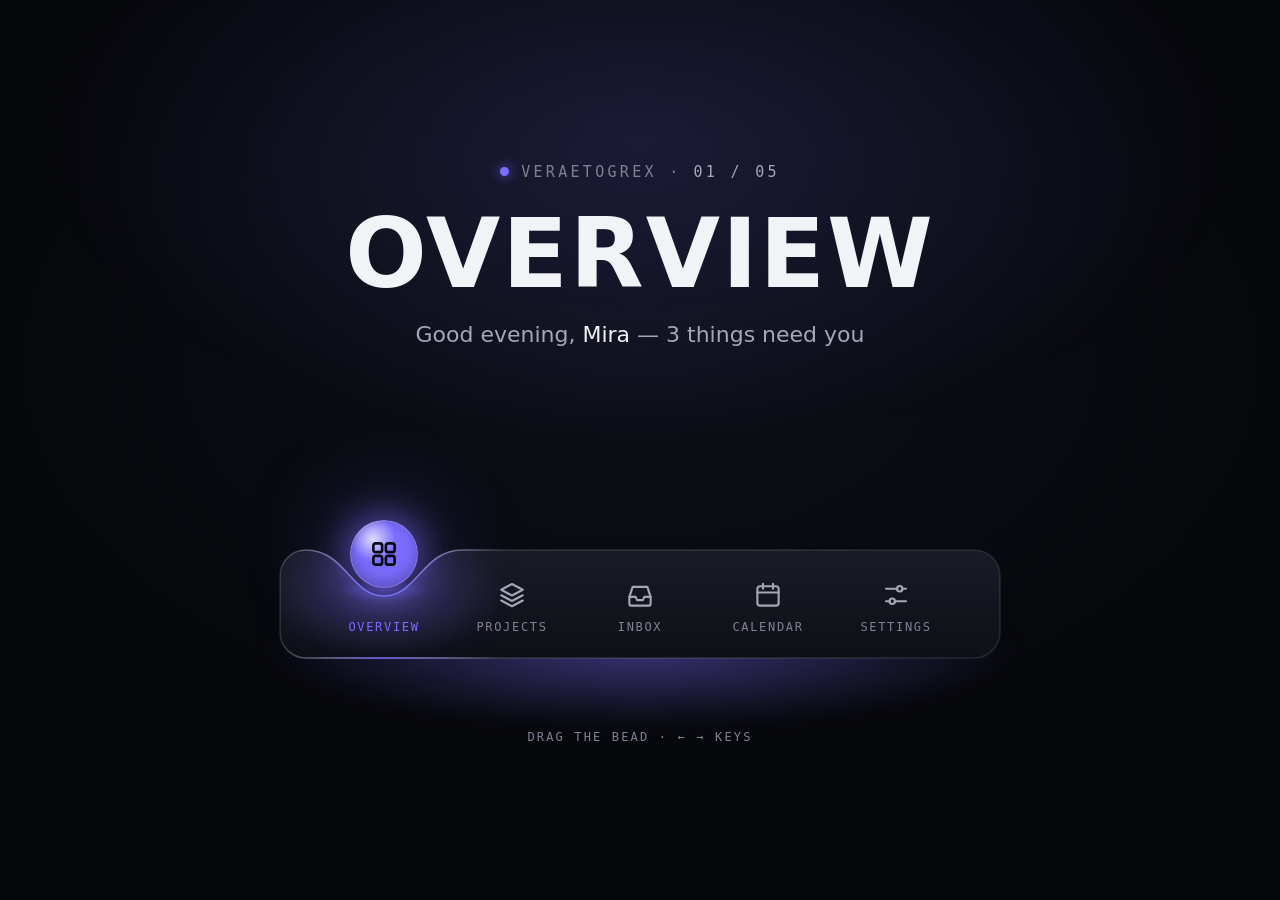
<file: index.html>
<!doctype html>
<html lang="en">
<head>
  <meta charset="utf-8">
  <meta name="viewport" content="width=device-width,initial-scale=1">
  <title>Meniscus Dock — veraetogrex_portfolio</title>
  <link rel="stylesheet" href="style.css">
</head>
<body>
  <!-- Meniscus Dock · zero dependencies · github.com/veraetogrex-portfolio -->
  <section class="mn" id="meniscus" aria-label="Workspace navigation">
    <div class="mn-ambient"></div>

    <header class="mn-head">
      <p class="mn-kicker"><i></i>Veraetogrex · <b class="mn-idx">01 / 05</b></p>
      <div class="mn-title" aria-live="polite"></div>
      <p class="mn-sub"></p>
    </header>

    <div class="mn-dock">
      <div class="mn-glow"></div>
      <svg class="mn-shape" viewBox="0 0 800 200" aria-hidden="true">
        <defs>
          <linearGradient id="mn-fill" x1="0" y1="30" x2="0" y2="148" gradientUnits="userSpaceOnUse">
            <stop offset="0" stop-color="#1a1c27"/><stop offset="1" stop-color="#0e1017"/>
          </linearGradient>
          <linearGradient id="mn-edge" x1="40" y1="0" x2="760" y2="0" gradientUnits="userSpaceOnUse">
            <stop offset="0" stop-color="rgba(255,255,255,.10)"/>
            <stop class="mn-e" offset=".3" stop-color="rgba(255,255,255,.14)"/>
            <stop class="mn-e" offset=".5" stop-color="#7c6cff"/>
            <stop class="mn-e" offset=".7" stop-color="rgba(255,255,255,.14)"/>
            <stop offset="1" stop-color="rgba(255,255,255,.10)"/>
          </linearGradient>
          <radialGradient id="mn-pool" cx="0" cy="0" r="1" gradientUnits="userSpaceOnUse">
            <stop class="mn-p" offset="0" stop-color="#7c6cff" stop-opacity=".30"/>
            <stop class="mn-p" offset="1" stop-color="#7c6cff" stop-opacity="0"/>
          </radialGradient>
        </defs>
        <path class="mn-path" fill="url(#mn-fill)"/>
        <path class="mn-path" fill="url(#mn-pool)"/>
        <path class="mn-path" fill="none" stroke="url(#mn-edge)" stroke-width="1.6"/>
      </svg>
      <div class="mn-shadow"></div>
      <nav class="mn-icons"></nav>
      <div class="mn-bead" role="slider" tabindex="0" aria-label="Active section"
           aria-valuemin="1" aria-valuemax="5" aria-valuenow="1"></div>
    </div>

    <p class="mn-hint">Drag the bead · ← → keys</p>
  </section>
  <div class="mn-wash" aria-hidden="true"></div>

  <script src="script.js"></script>
</body>
</html>
</file>
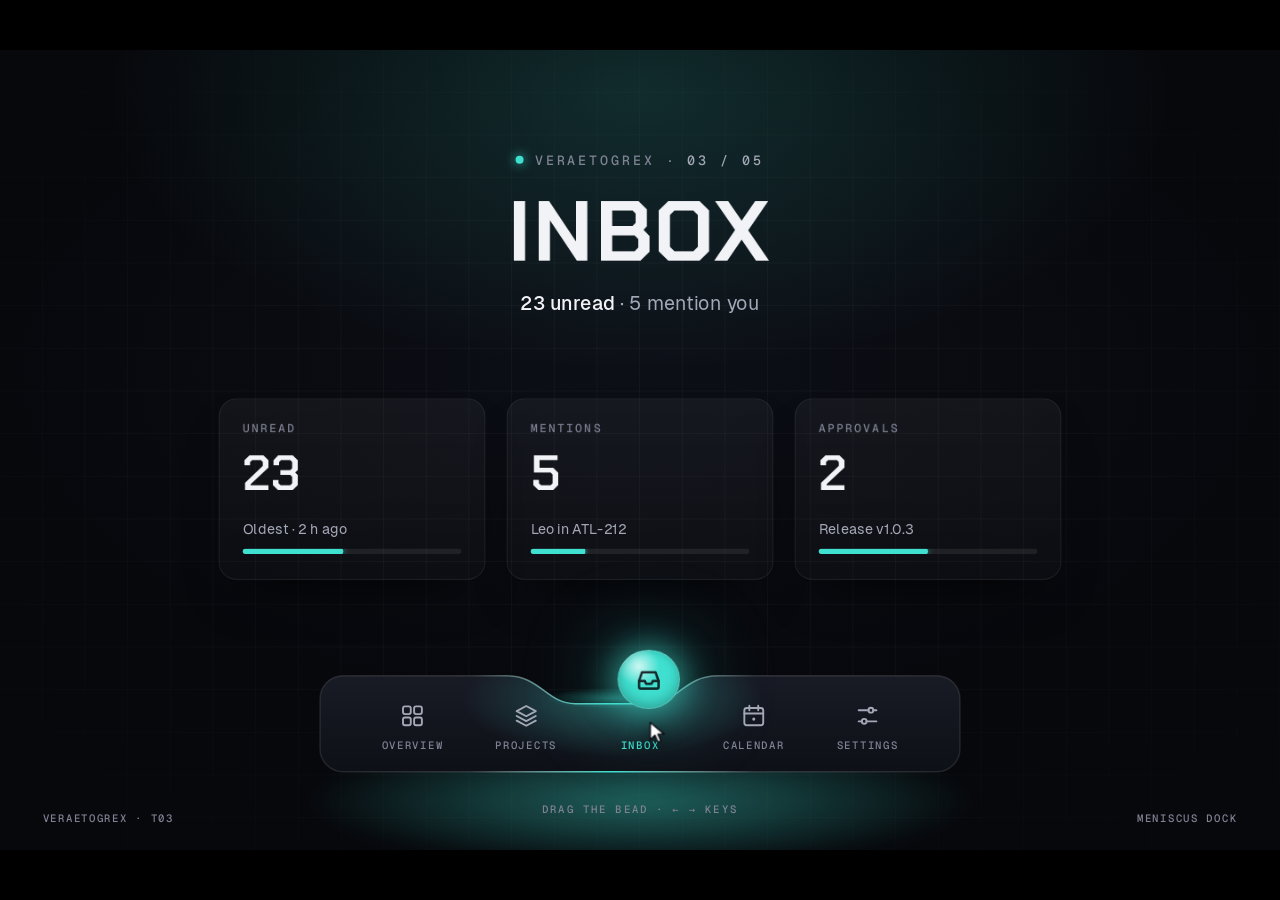
<file: mockup/meniscus-dock.autoplay.html>
<!doctype html>
<html lang="en">
<head>
<meta charset="utf-8">
<meta name="viewport" content="width=device-width,initial-scale=1">
<title>T03 Meniscus Dock — the dock melts around the active tab</title>
<link rel="stylesheet" href="_shared/nocturne.css">
<style>
  #stage{--c:124,108,255;background:radial-gradient(ellipse 70% 60% at 50% 40%,#0D0F17 0%,var(--void) 72%)}

  /* ambient tint following the bead colour */
  .ambient{position:absolute;left:50%;top:-260px;width:1200px;height:620px;margin-left:-600px;border-radius:50%;pointer-events:none;z-index:0;
    background:radial-gradient(closest-side,rgba(var(--c),.16),rgba(var(--c),0) 100%)}

  /* header */
  .head{position:absolute;left:0;right:0;top:112px;text-align:center;z-index:2}
  .kicker{display:inline-flex;align-items:center;gap:12px;font:500 15px var(--f-mono);letter-spacing:.22em;color:var(--text-3);text-transform:uppercase}
  .kicker i{width:9px;height:9px;border-radius:50%;background:rgb(var(--c));box-shadow:0 0 12px rgba(var(--c),.9)}
  .kicker b{font-weight:500;color:var(--text-2)}
  .tbox{position:relative;height:116px;margin-top:14px;overflow:hidden;
    -webkit-mask-image:linear-gradient(180deg,transparent 0,#000 14%,#000 86%,transparent 100%);mask-image:linear-gradient(180deg,transparent 0,#000 14%,#000 86%,transparent 100%)}
  .tbox .t{position:absolute;left:0;right:0;top:0;height:116px;line-height:116px;font:700 96px/116px var(--f-display);text-transform:uppercase;letter-spacing:.03em;color:var(--text);will-change:transform}
  .sub{margin-top:8px;height:30px;font:400 22px/30px var(--f-text);color:var(--text-2)}
  .sub b{color:var(--text);font-weight:500}

  /* content plates */
  .plates{position:absolute;left:0;right:0;top:392px;display:flex;justify-content:center;gap:24px;z-index:2}
  .plate{position:relative;width:300px;height:204px;border-radius:20px;padding:24px 26px;
    background:linear-gradient(180deg,rgba(255,255,255,.045),rgba(255,255,255,.02));border:1px solid var(--line);
    box-shadow:0 30px 60px -30px rgba(0,0,0,.8)}
  .plate .in{will-change:transform,opacity}
  .plate .k{font:500 13px var(--f-mono);letter-spacing:.16em;color:var(--text-3);text-transform:uppercase;white-space:nowrap}
  .plate .v{margin-top:14px;font:600 56px/1 var(--f-display);letter-spacing:.01em;color:var(--text)}
  .plate .v small{font:500 22px var(--f-text);color:var(--text-2);margin-left:6px;letter-spacing:0}
  .plate .bar{position:absolute;left:26px;right:26px;bottom:28px;height:6px;border-radius:3px;background:rgba(255,255,255,.07);overflow:hidden}
  .plate .bar i{display:block;height:100%;border-radius:3px;background:rgb(var(--c));box-shadow:0 0 12px rgba(var(--c),.7);transform-origin:0 50%;transition:transform .5s var(--ease-out)}
  .plate .note{position:absolute;left:26px;bottom:46px;font:400 16px var(--f-text);color:var(--text-2)}

  /* dock */
  .glow{position:absolute;left:340px;top:770px;width:760px;height:150px;border-radius:50%;pointer-events:none;z-index:1;
    background:radial-gradient(closest-side,rgba(var(--c),.42),rgba(var(--c),0));filter:blur(10px)}
  .dock{position:absolute;left:0;top:0;width:1440px;height:900px;pointer-events:none;z-index:3;overflow:visible}
  .icons{position:absolute;left:360px;top:704px;width:720px;height:108px;z-index:4}
  .ic{position:absolute;top:0;width:112px;height:108px;margin-left:-56px;display:flex;flex-direction:column;align-items:center;padding-top:30px;gap:10px;color:var(--text-2);outline:none}
  .ic svg{width:30px;height:30px;transition:color .2s}
  .ic span{font:500 12px var(--f-mono);letter-spacing:.14em;text-transform:uppercase;color:var(--text-3)}
  .ic.li-hover svg,.ic:hover svg{color:#fff}
  .ic.on span{color:rgb(var(--c))}
  .ic:focus-visible span{color:#fff;text-decoration:underline;text-underline-offset:4px}

  .bead{position:absolute;left:0;top:0;width:68px;height:68px;margin:-34px 0 0 -34px;border-radius:50%;z-index:5;cursor:grab;touch-action:none;will-change:transform;
    background:radial-gradient(circle at 34% 28%,rgba(255,255,255,.75) 0,rgba(255,255,255,0) 34%),radial-gradient(circle at 50% 55%,rgb(var(--c)) 0,rgb(var(--c)) 58%,rgba(var(--c),.85) 100%);
    box-shadow:0 0 0 1px rgba(255,255,255,.22) inset,0 -6px 14px rgba(0,0,0,.25) inset,0 0 34px 6px rgba(var(--c),.55),0 0 90px 20px rgba(var(--c),.25)}
  .bead.drag{cursor:grabbing}
  .bead svg{position:absolute;left:19px;top:19px;width:30px;height:30px;color:#0A0B12}
  .shadow{position:absolute;left:0;top:0;width:90px;height:24px;margin:-12px 0 0 -45px;border-radius:50%;z-index:3;pointer-events:none;
    background:radial-gradient(closest-side,rgba(var(--c),.55),rgba(var(--c),0));will-change:transform}

  /* payoff: the section colour washes the whole screen on release */
  .wash{position:absolute;left:0;top:0;width:3200px;height:3200px;margin:-1600px 0 0 -1600px;border-radius:50%;pointer-events:none;z-index:1;opacity:0;will-change:transform,opacity}
  .wring{position:absolute;left:0;top:0;border-radius:50%;pointer-events:none;z-index:1;opacity:0;border:3px solid rgb(var(--c))}
  .hint{position:absolute;left:0;right:0;top:846px;text-align:center;font:500 12px var(--f-mono);letter-spacing:.18em;color:var(--text-3);text-transform:uppercase;z-index:2}
</style>
</head>
<body>
<div id="stage" class="grid" data-title="T03 Meniscus Dock" data-url="veraetogrex-portfolio.github.io/overview">
  <div class="ambient"></div>

  <div class="head">
    <div class="kicker"><i></i>Veraetogrex · <b id="idx">01 / 05</b></div>
    <div class="tbox" id="tbox"></div>
    <div class="sub" id="sub"></div>
  </div>

  <div class="plates" id="plates"></div>

  <div class="wash" id="wash"></div><div class="wring" id="wring"></div>
  <div class="glow"></div>
  <svg class="dock" id="dock" viewBox="0 0 1440 900">
    <defs>
      <linearGradient id="fillG" x1="0" y1="690" x2="0" y2="812" gradientUnits="userSpaceOnUse">
        <stop offset="0" stop-color="#1A1C27"/><stop offset="1" stop-color="#0E1017"/>
      </linearGradient>
      <linearGradient id="edgeG" x1="360" y1="0" x2="1080" y2="0" gradientUnits="userSpaceOnUse">
        <stop id="e0" offset="0" stop-color="rgba(255,255,255,.10)"/>
        <stop id="e1" offset=".3" stop-color="rgba(255,255,255,.14)"/>
        <stop id="e2" offset=".5" stop-color="#7C6CFF"/>
        <stop id="e3" offset=".7" stop-color="rgba(255,255,255,.14)"/>
        <stop id="e4" offset="1" stop-color="rgba(255,255,255,.10)"/>
      </linearGradient>
      <radialGradient id="pool" cx="0" cy="0" r="1" gradientUnits="userSpaceOnUse" gradientTransform="translate(720 740) scale(130 70)">
        <stop id="p0" offset="0" stop-color="#7C6CFF" stop-opacity=".30"/><stop id="p1" offset="1" stop-color="#7C6CFF" stop-opacity="0"/>
      </radialGradient>
    </defs>
    <path id="dockFill" fill="url(#fillG)"/>
    <path id="dockPool" fill="url(#pool)"/>
    <path id="dockEdge" fill="none" stroke="url(#edgeG)" stroke-width="1.6"/>
  </svg>
  <div class="shadow" id="shadow"></div>

  <div class="icons" id="icons"></div>
  <div class="bead" id="bead" role="slider" aria-label="Active section" tabindex="-1"></div>

  <div class="hint">Drag the bead · ← → keys</div>
  <div class="status-line"><span>Veraetogrex · T03</span><span>Meniscus dock</span></div>
</div>

<script>window.AUTOPLAY = true;</script>
<script src="_shared/stage.js"></script>
<script>
const $ = s => document.querySelector(s);
const stage = $('#stage');
const ICONS = [
  '<rect x="3.5" y="3.5" width="7" height="7" rx="1.8"/><rect x="13.5" y="3.5" width="7" height="7" rx="1.8"/><rect x="3.5" y="13.5" width="7" height="7" rx="1.8"/><rect x="13.5" y="13.5" width="7" height="7" rx="1.8"/>',
  '<path d="M12 3.2l8.6 4.6L12 12.4 3.4 7.8z"/><path d="M3.4 12.2L12 16.8l8.6-4.6"/><path d="M3.4 16.4L12 21l8.6-4.6"/>',
  '<path d="M3.5 13.5l2.6-8h11.8l2.6 8V19a1.5 1.5 0 0 1-1.5 1.5h-14A1.5 1.5 0 0 1 3.5 19z"/><path d="M3.5 13.5h5l1.2 2.6h4.6l1.2-2.6h5"/>',
  '<rect x="3.5" y="5" width="17" height="15.5" rx="2.2"/><path d="M3.5 10h17M8 3v4M16 3v4"/><circle cx="12" cy="15" r="1.4" fill="currentColor" stroke="none"/>',
  '<path d="M4 7h9M17 7h3M4 17h3M11 17h9"/><circle cx="15" cy="7" r="2.2"/><circle cx="9" cy="17" r="2.2"/>',
];
const svgI = (i, sw = 1.7) => `<svg viewBox="0 0 24 24" fill="none" stroke="currentColor" stroke-width="${sw}" stroke-linecap="round" stroke-linejoin="round">${ICONS[i]}</svg>`;

// Inbox is Ion per the scenario; the five colours are all used
const S = [
  { name: 'Overview', rgb: [124,108,255], sub: 'Good evening, <b>Mira</b> — 3 things need you',
    plates: [['Active projects','12','',  'ATL · NWD · HLO · ORB', .62], ['Sprint 42','68','%','6 days left', .68], ['Due this week','7','', '2 waiting on review', .35]] },
  { name: 'Projects', rgb: [255,111,181], sub: '<b>4 projects</b> · 2 shipping this month',
    plates: [['ATL · Atlas','84','%','Web app · Leo', .84], ['NWD · Northwind','52','%','Mobile · Sana', .52], ['ORB · Orbit','31','%','Platform · Mira', .31]] },
  { name: 'Inbox', rgb: [63,224,208], sub: '<b>23 unread</b> · 5 mention you',
    plates: [['Unread','23','',  'Oldest · 2 h ago', .46], ['Mentions','5','', 'Leo in ATL-212', .25], ['Approvals','2','', 'Release v1.0.3', .5]] },
  { name: 'Calendar', rgb: [255,181,71], sub: 'Next · <b>Design review</b> at 14:30',
    plates: [['Today','4','', '2 h of meetings', .5], ['Focus left','3.5','h','Until 18:00', .44], ['This week','16','', '3 with clients', .64]] },
  { name: 'Settings', rgb: [255,122,69], sub: 'Workspace · <b>Veraetogrex</b>',
    plates: [['Members','18','', '3 invites pending', .72], ['Integrations','6','', 'Git · Figma · Slack', .6], ['Storage','41','%','of 200 GB', .41]] },
];

// ---- geometry (stage px) ----
const X0 = 360, X1 = 1080, T = 704, B = 812, R = 26;
const XS = [464, 592, 720, 848, 976], STEP = 128;
const W = 78, D = 46, BEAD_R = 34;
const BEAD_Y = T + 4;

// ---- build ----
const iconsEl = $('#icons'), bead = $('#bead');
const icEls = S.map((sec, i) => {
  const b = document.createElement('button');
  b.className = 'ic'; b.style.left = (XS[i] - X0) + 'px';
  b.innerHTML = svgI(i) + `<span>${sec.name}</span>`;
  b.setAttribute('aria-label', sec.name);
  b.addEventListener('click', () => go(i));
  iconsEl.appendChild(b); return b;
});
const beadIcons = S.map((_, i) => { bead.insertAdjacentHTML('beforeend', svgI(i, 2.1)); return bead.lastElementChild; });
const plateEls = [0, 1, 2].map(() => { const p = document.createElement('div'); p.className = 'plate'; p.innerHTML = '<div class="in"></div><div class="note"></div><div class="bar"><i></i></div>'; $('#plates').appendChild(p); return p; });

// ---- state ----
const st = { bx: XS[0], bv: 0, target: XS[0], drag: false, dragX: XS[0], grabOff: 0, nx: XS[0], nv: 0, lift: 0, lv: 0, shown: 0, clickTarget: 0, fromIdx: 0 };

function fillPlates(i, animate) {
  const sec = S[i];
  plateEls.forEach((p, k) => {
    const [kk, v, unit, note, frac] = sec.plates[k];
    const inn = p.querySelector('.in');
    inn.innerHTML = `<div class="k">${kk}</div><div class="v">${v}${unit ? `<small>${unit}</small>` : ''}</div>`;
    p.querySelector('.note').textContent = note;
    p.querySelector('.bar i').style.transform = `scaleX(${frac})`;
    if (animate) {
      inn.animate([{ transform: 'translateY(12px)', opacity: .15 }, { transform: 'none', opacity: 1 }], { duration: 300, delay: k * 35, easing: 'cubic-bezier(.2,.8,.2,1)', fill: 'backwards' });
      p.querySelector('.note').animate([{ opacity: 0 }, { opacity: 1 }], { duration: 240, delay: 40 + k * 35, fill: 'backwards' });
    }
  });
}
function setSection(i, dir, animate = true) {
  if (i === st.shown && animate) return;
  const tbox = $('#tbox');
  const old = tbox.querySelector('.t.cur');
  const n = document.createElement('div'); n.className = 't cur'; n.textContent = S[i].name;
  tbox.appendChild(n);
  $('#idx').textContent = `0${i + 1} / 05`;
  $('#sub').innerHTML = S[i].sub;
  icEls.forEach((e, k) => e.classList.toggle('on', k === i));
  if (animate) {
    const dy = dir >= 0 ? 1 : -1;
    const ez = 'cubic-bezier(.2,.8,.2,1)', dur = st.drag ? 240 : 380;
    n.animate([{ transform: `translateY(${dy * 100}%)`, opacity: 0 }, { transform: 'none', opacity: 1 }], { duration: dur, easing: ez, fill: 'backwards' });
    if (old) { old.classList.remove('cur'); const a = old.animate([{ transform: 'none', opacity: 1 }, { transform: `translateY(${-dy * 100}%)`, opacity: 0 }], { duration: dur, easing: ez, fill: 'forwards' }); a.onfinish = () => old.remove(); }
    $('#sub').animate([{ opacity: 0, transform: 'translateY(8px)' }, { opacity: 1, transform: 'none' }], { duration: 320, easing: ez });
  } else if (old) old.remove();
  fillPlates(i, animate);
  st.shown = i;
}

// ---- colour by position ----
// interpolate in HSL (shortest hue path) so mixes stay saturated instead of going grey
function toHsl([r, g, b]) {
  r /= 255; g /= 255; b /= 255;
  const mx = Math.max(r, g, b), mn = Math.min(r, g, b), l = (mx + mn) / 2, d = mx - mn;
  if (!d) return [0, 0, l];
  const s = d / (1 - Math.abs(2 * l - 1));
  let h = mx === r ? ((g - b) / d) % 6 : mx === g ? (b - r) / d + 2 : (r - g) / d + 4;
  return [(h * 60 + 360) % 360, s, l];
}
function toRgb([h, s, l]) {
  const c = (1 - Math.abs(2 * l - 1)) * s, x = c * (1 - Math.abs((h / 60) % 2 - 1)), m = l - c / 2;
  const [r, g, b] = h < 60 ? [c, x, 0] : h < 120 ? [x, c, 0] : h < 180 ? [0, c, x] : h < 240 ? [0, x, c] : h < 300 ? [x, 0, c] : [c, 0, x];
  return [r, g, b].map(v => Math.round((v + m) * 255));
}
const HSL = S.map(x => toHsl(x.rgb));
function colorAt(p) {
  const a = Math.max(0, Math.min(4, p)), i = Math.min(3, Math.floor(a)), f = a - i;
  const [h0, s0, l0] = HSL[i], [h1, s1, l1] = HSL[i + 1];
  let dh = h1 - h0; if (dh > 180) dh -= 360; if (dh < -180) dh += 360;
  // never pass through the green band (off-palette): take the long way round via violet instead
  const crossesGreen = (a, d) => { for (let k = 0; k <= 12; k++) { const h = ((a + d * k / 12) % 360 + 360) % 360; if (h > 75 && h < 165) return true; } return false; };
  if (crossesGreen(h0, dh)) dh = dh > 0 ? dh - 360 : dh + 360;
  return toRgb([(h0 + dh * f + 360) % 360, s0 + (s1 - s0) * f, l0 + (l1 - l0) * f]);
}

// ---- the liquid outline ----
function dockPath(cA, cB, depth) {
  // dip spans from shoulder L to shoulder Rr, flat-bottom between cA..cB (equal when at rest)
  const minL = X0 + R, maxR = X1 - R;
  // keep the dip inside the straight part of the top edge; it narrows instead of folding
  cA = Math.max(minL + 40, cA); cB = Math.min(maxR - 40, Math.max(cA, cB));
  const L = Math.max(minL, cA - W), Rr = Math.min(maxR, cB + W);
  const y = T + depth;
  const kl = cA - L, kr = Rr - cB;
  // horizontal tangents at the shoulders and at the bottom => C1 continuous
  return `M${X0},${T + R}A${R},${R} 0 0 1 ${X0 + R},${T}L${L.toFixed(2)},${T}` +
    `C${(L + kl * .5).toFixed(2)},${T} ${(cA - kl * .42).toFixed(2)},${y.toFixed(2)} ${cA.toFixed(2)},${y.toFixed(2)}` +
    `L${cB.toFixed(2)},${y.toFixed(2)}` +
    `C${(cB + kr * .42).toFixed(2)},${y.toFixed(2)} ${(Rr - kr * .5).toFixed(2)},${T} ${Rr.toFixed(2)},${T}` +
    `L${X1 - R},${T}A${R},${R} 0 0 1 ${X1},${T + R}L${X1},${B - R}A${R},${R} 0 0 1 ${X1 - R},${B}L${X0 + R},${B}A${R},${R} 0 0 1 ${X0},${B - R}Z`;
}
const dockFill = $('#dockFill'), dockEdge = $('#dockEdge'), dockPool = $('#dockPool'), shadow = $('#shadow');
const eStops = ['#e1', '#e2', '#e3'].map(s => $(s)), pool = $('#pool'), p0 = $('#p0'), p1 = $('#p1');

function render() {
  const p = (st.bx - XS[0]) / STEP;
  // no colour overshoot past the clicked target (keeps the spring from tinting toward the next section)
  let cp = p;
  if (!st.drag) cp = st.fromIdx <= st.clickTarget ? Math.min(p, st.clickTarget) : Math.max(p, st.clickTarget);
  const [r, g, b] = colorAt(cp);
  stage.style.setProperty('--c', `${r},${g},${b}`);
  const hex = `rgb(${r},${g},${b})`;
  // dip: centre lags behind the bead -> stretched meniscus while moving
  const cA = Math.min(st.bx, st.nx), cB = Math.max(st.bx, st.nx);
  const gap = cB - cA;
  const depth = D * (1 - Math.min(.32, gap / 260)) + st.lift * 4;
  const d = dockPath(cA, cB, depth);
  dockFill.setAttribute('d', d); dockEdge.setAttribute('d', d); dockPool.setAttribute('d', d);
  // coloured edge around the dip
  const mid = ((cA + cB) / 2 - X0) / (X1 - X0), spread = (W + gap / 2 + 40) / (X1 - X0);
  eStops[0].setAttribute('offset', Math.max(0, mid - spread)); eStops[1].setAttribute('offset', mid); eStops[2].setAttribute('offset', Math.min(1, mid + spread));
  eStops[1].setAttribute('stop-color', hex);
  pool.setAttribute('gradientTransform', `translate(${(cA + cB) / 2} ${T + depth - 4}) scale(${120 + gap * .6} 64)`);
  p0.setAttribute('stop-color', hex); p1.setAttribute('stop-color', hex);
  // bead
  const lift = st.lift, sx = 1 + lift * .08 + Math.min(.12, Math.abs(st.bv) / 12000), sy = 1 + lift * .08 - Math.min(.07, Math.abs(st.bv) / 20000);
  bead.style.transform = `translate(${st.bx}px,${BEAD_Y - lift * 10}px) scale(${sx},${sy})`;
  shadow.style.transform = `translate(${(cA + cB) / 2}px,${T + depth - 6}px) scale(${1 + gap / 120},1)`;
  shadow.style.opacity = .7 - lift * .3;
  beadIcons.forEach((e, i) => e.style.opacity = Math.max(0, 1 - Math.abs(p - i) * 1.8));
  icEls.forEach((e, i) => e.querySelector('svg').style.opacity = Math.min(1, Math.max(0, (Math.abs(st.bx - XS[i]) - 22) / 60)));
  // header follows the bead while dragging, the click target otherwise
  const sec = st.drag ? Math.round(Math.max(0, Math.min(4, p))) : st.clickTarget;
  if (sec !== st.shown) setSection(sec, sec - st.shown);
}

// ---- physics loop (own rAF, survives Stage resets) ----
let last = performance.now();
function springStep(x, v, target, w, z, dt) { const a = -w * w * (x - target) - 2 * z * w * v; v += a * dt; x += v * dt; return [x, v]; }
function tick(now) {
  let dt = Math.min(.034, (now - last) / 1000); last = now;
  const n = 4, h = dt / n;
  for (let k = 0; k < n; k++) {
    if (st.drag) {
      const px = st.dragX, lo = XS[0], hi = XS[4];
      const want = px < lo ? lo - 46 * (1 - Math.exp(-(lo - px) / 90)) : px > hi ? hi + 46 * (1 - Math.exp(-(px - hi) / 90)) : px;
      const nb = st.bx + (want - st.bx) * (1 - Math.exp(-h * 38));
      st.bv = (nb - st.bx) / h; st.bx = nb;
    } else {
      [st.bx, st.bv] = springStep(st.bx, st.bv, st.target, 12.5, .6, h);
    }
    [st.nx, st.nv] = springStep(st.nx, st.nv, st.bx, 19, .95, h);
    [st.lift, st.lv] = springStep(st.lift, st.lv, st.drag ? 1 : 0, 18, .55, h);
  }
  render();
  requestAnimationFrame(tick);
}

// ---- interaction ----
function go(i) {
  i = Math.max(0, Math.min(4, i));
  st.fromIdx = (st.bx - XS[0]) / STEP; st.target = XS[i]; st.clickTarget = i;
}
bead.addEventListener('pointerdown', e => {
  e.preventDefault();
  const [x] = Stage.toStage(e.clientX, e.clientY);
  st.drag = true; st.grabOff = x - st.bx; st.dragX = st.bx;
  bead.classList.add('drag');
});
addEventListener('pointermove', e => {
  if (!st.drag) return;
  const [x] = Stage.toStage(e.clientX, e.clientY);
  st.dragX = x - st.grabOff;
});
function release() {
  if (!st.drag) return;
  st.drag = false; bead.classList.remove('drag');
  const p = (st.bx - XS[0]) / STEP, i = Math.round(Math.max(0, Math.min(4, p)));
  st.fromIdx = p; st.clickTarget = i; st.target = XS[i];
  washOut(i);
}

// payoff: the snapped section's colour washes over the whole screen from the bead
function washOut(i) {
  const c = S[i].rgb.join(','), w = $('#wash'), ring = $('#wring'), s = Stage.ctx();
  w.style.background = `radial-gradient(closest-side,rgba(${c},.42),rgba(${c},.22) 50%,rgba(${c},.06) 80%,rgba(${c},0))`;
  w.style.left = XS[i] + 'px'; w.style.top = BEAD_Y + 'px';
  ring.style.left = XS[i] + 'px'; ring.style.top = BEAD_Y + 'px';
  s.tween(1000, (t, p) => {
    w.style.transform = `scale(${.04 + .96 * t})`;
    w.style.opacity = p < .12 ? p / .12 : 1 - Math.pow((p - .12) / .88, 1.6);
    const d = 60 + 1500 * s.ease.out(p);
    Object.assign(ring.style, { width: d + 'px', height: d + 'px', marginLeft: -d / 2 + 'px', marginTop: -d / 2 + 'px', opacity: .85 * (1 - p) });
  }, s.ease.out).catch(() => {});
}
addEventListener('pointerup', release);
addEventListener('pointercancel', release);
addEventListener('keydown', e => {
  if (e.key === 'ArrowRight') { e.preventDefault(); go(st.clickTarget + 1); }
  if (e.key === 'ArrowLeft') { e.preventDefault(); go(st.clickTarget - 1); }
});

function reset() {
  Object.assign(st, { bx: XS[0], bv: 0, target: XS[0], drag: false, dragX: XS[0], grabOff: 0, nx: XS[0], nv: 0, lift: 0, lv: 0, clickTarget: 0, fromIdx: 0 });
  bead.classList.remove('drag');
  $('#wash').style.opacity = 0; $('#wring').style.opacity = 0;
  $('#tbox').innerHTML = '';
  setSection(0, 0, false);
  render();
}
reset();
requestAnimationFrame(t => { last = t; tick(t); });

const START = [596, 612];
Stage.init({
  reset,
  cursorStart: START,
  async demo(s) {
    const t0 = performance.now();
    await s.wait(80);
    await s.click(icEls[2], { ms: 400, dy: -6 });            // ≈0.5 s — Inbox
    await s.until(t0, 860);
    await s.click(icEls[4], { ms: 420, dy: -6, arc: .1 });   // ≈1.4 s — Settings
    await s.until(t0, 2250);
    await s.move(bead, 480, { arc: .18 });                    // to the bead during the pause
    await s.until(t0, 2800);
    // drag the bead all the way back, slightly past Overview
    await s.drag([[XS[0] - 80, BEAD_Y + 2]], 1440, { pre: 70, post: 40, ease: t => t * t * (3 - 2 * t) });   // release ≈4.35 s
    await s.wait(380);                                         // spring settles over Overview
    await s.move(START, 600, { arc: -.14 });
    await s.until(t0, 5600);
  },
});
</script>
</body>
</html>
</file>
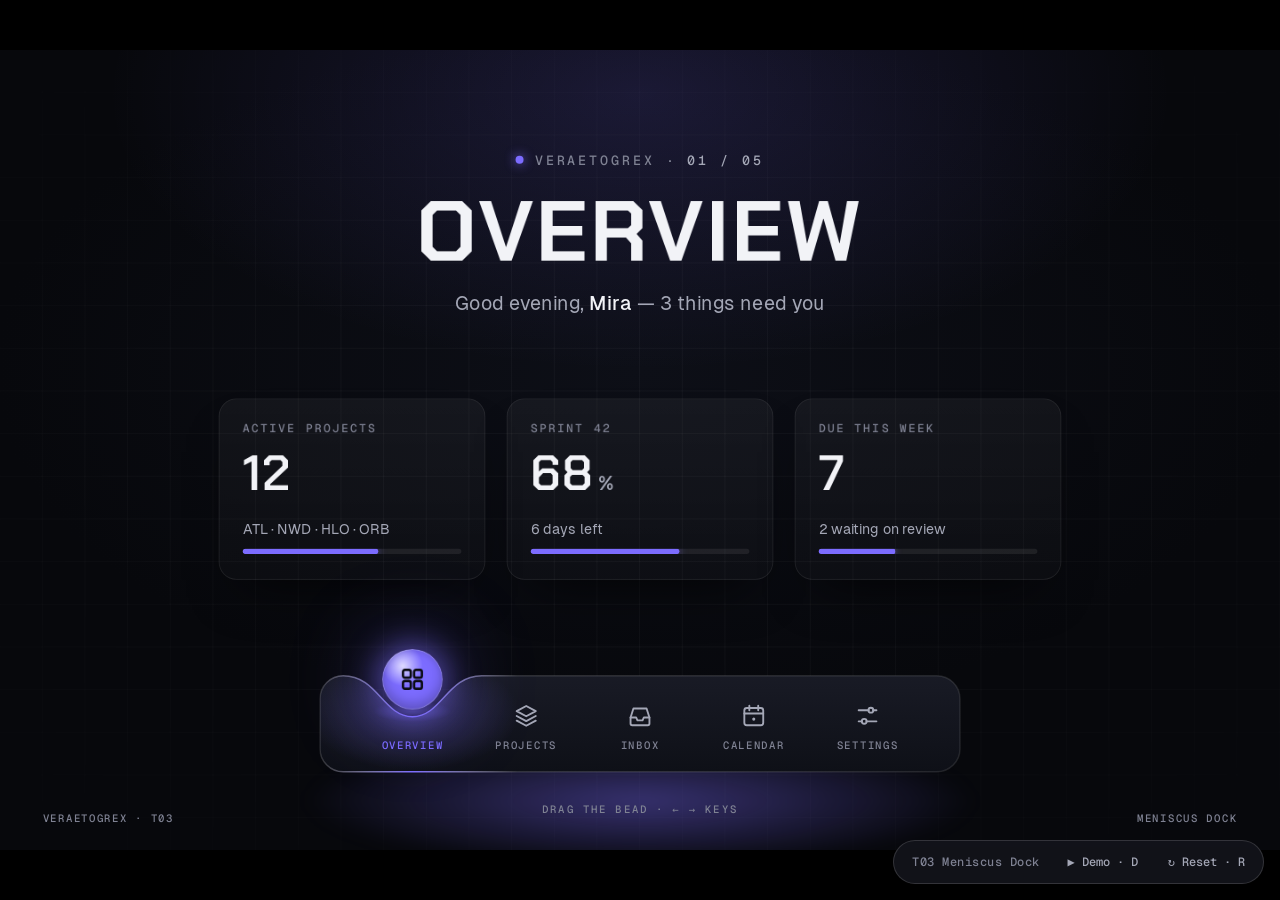
<file: mockup/meniscus-dock.html>
<!doctype html>
<html lang="en">
<head>
<meta charset="utf-8">
<meta name="viewport" content="width=device-width,initial-scale=1">
<title>T03 Meniscus Dock — the dock melts around the active tab</title>
<link rel="stylesheet" href="_shared/nocturne.css">
<style>
  #stage{--c:124,108,255;background:radial-gradient(ellipse 70% 60% at 50% 40%,#0D0F17 0%,var(--void) 72%)}

  /* ambient tint following the bead colour */
  .ambient{position:absolute;left:50%;top:-260px;width:1200px;height:620px;margin-left:-600px;border-radius:50%;pointer-events:none;z-index:0;
    background:radial-gradient(closest-side,rgba(var(--c),.16),rgba(var(--c),0) 100%)}

  /* header */
  .head{position:absolute;left:0;right:0;top:112px;text-align:center;z-index:2}
  .kicker{display:inline-flex;align-items:center;gap:12px;font:500 15px var(--f-mono);letter-spacing:.22em;color:var(--text-3);text-transform:uppercase}
  .kicker i{width:9px;height:9px;border-radius:50%;background:rgb(var(--c));box-shadow:0 0 12px rgba(var(--c),.9)}
  .kicker b{font-weight:500;color:var(--text-2)}
  .tbox{position:relative;height:116px;margin-top:14px;overflow:hidden;
    -webkit-mask-image:linear-gradient(180deg,transparent 0,#000 14%,#000 86%,transparent 100%);mask-image:linear-gradient(180deg,transparent 0,#000 14%,#000 86%,transparent 100%)}
  .tbox .t{position:absolute;left:0;right:0;top:0;height:116px;line-height:116px;font:700 96px/116px var(--f-display);text-transform:uppercase;letter-spacing:.03em;color:var(--text);will-change:transform}
  .sub{margin-top:8px;height:30px;font:400 22px/30px var(--f-text);color:var(--text-2)}
  .sub b{color:var(--text);font-weight:500}

  /* content plates */
  .plates{position:absolute;left:0;right:0;top:392px;display:flex;justify-content:center;gap:24px;z-index:2}
  .plate{position:relative;width:300px;height:204px;border-radius:20px;padding:24px 26px;
    background:linear-gradient(180deg,rgba(255,255,255,.045),rgba(255,255,255,.02));border:1px solid var(--line);
    box-shadow:0 30px 60px -30px rgba(0,0,0,.8)}
  .plate .in{will-change:transform,opacity}
  .plate .k{font:500 13px var(--f-mono);letter-spacing:.16em;color:var(--text-3);text-transform:uppercase;white-space:nowrap}
  .plate .v{margin-top:14px;font:600 56px/1 var(--f-display);letter-spacing:.01em;color:var(--text)}
  .plate .v small{font:500 22px var(--f-text);color:var(--text-2);margin-left:6px;letter-spacing:0}
  .plate .bar{position:absolute;left:26px;right:26px;bottom:28px;height:6px;border-radius:3px;background:rgba(255,255,255,.07);overflow:hidden}
  .plate .bar i{display:block;height:100%;border-radius:3px;background:rgb(var(--c));box-shadow:0 0 12px rgba(var(--c),.7);transform-origin:0 50%;transition:transform .5s var(--ease-out)}
  .plate .note{position:absolute;left:26px;bottom:46px;font:400 16px var(--f-text);color:var(--text-2)}

  /* dock */
  .glow{position:absolute;left:340px;top:770px;width:760px;height:150px;border-radius:50%;pointer-events:none;z-index:1;
    background:radial-gradient(closest-side,rgba(var(--c),.42),rgba(var(--c),0));filter:blur(10px)}
  .dock{position:absolute;left:0;top:0;width:1440px;height:900px;pointer-events:none;z-index:3;overflow:visible}
  .icons{position:absolute;left:360px;top:704px;width:720px;height:108px;z-index:4}
  .ic{position:absolute;top:0;width:112px;height:108px;margin-left:-56px;display:flex;flex-direction:column;align-items:center;padding-top:30px;gap:10px;color:var(--text-2);outline:none}
  .ic svg{width:30px;height:30px;transition:color .2s}
  .ic span{font:500 12px var(--f-mono);letter-spacing:.14em;text-transform:uppercase;color:var(--text-3)}
  .ic.li-hover svg,.ic:hover svg{color:#fff}
  .ic.on span{color:rgb(var(--c))}
  .ic:focus-visible span{color:#fff;text-decoration:underline;text-underline-offset:4px}

  .bead{position:absolute;left:0;top:0;width:68px;height:68px;margin:-34px 0 0 -34px;border-radius:50%;z-index:5;cursor:grab;touch-action:none;will-change:transform;
    background:radial-gradient(circle at 34% 28%,rgba(255,255,255,.75) 0,rgba(255,255,255,0) 34%),radial-gradient(circle at 50% 55%,rgb(var(--c)) 0,rgb(var(--c)) 58%,rgba(var(--c),.85) 100%);
    box-shadow:0 0 0 1px rgba(255,255,255,.22) inset,0 -6px 14px rgba(0,0,0,.25) inset,0 0 34px 6px rgba(var(--c),.55),0 0 90px 20px rgba(var(--c),.25)}
  .bead.drag{cursor:grabbing}
  .bead svg{position:absolute;left:19px;top:19px;width:30px;height:30px;color:#0A0B12}
  .shadow{position:absolute;left:0;top:0;width:90px;height:24px;margin:-12px 0 0 -45px;border-radius:50%;z-index:3;pointer-events:none;
    background:radial-gradient(closest-side,rgba(var(--c),.55),rgba(var(--c),0));will-change:transform}

  /* payoff: the section colour washes the whole screen on release */
  .wash{position:absolute;left:0;top:0;width:3200px;height:3200px;margin:-1600px 0 0 -1600px;border-radius:50%;pointer-events:none;z-index:1;opacity:0;will-change:transform,opacity}
  .wring{position:absolute;left:0;top:0;border-radius:50%;pointer-events:none;z-index:1;opacity:0;border:3px solid rgb(var(--c))}
  .hint{position:absolute;left:0;right:0;top:846px;text-align:center;font:500 12px var(--f-mono);letter-spacing:.18em;color:var(--text-3);text-transform:uppercase;z-index:2}
</style>
</head>
<body>
<div id="stage" class="grid" data-title="T03 Meniscus Dock" data-url="veraetogrex-portfolio.github.io/overview">
  <div class="ambient"></div>

  <div class="head">
    <div class="kicker"><i></i>Veraetogrex · <b id="idx">01 / 05</b></div>
    <div class="tbox" id="tbox"></div>
    <div class="sub" id="sub"></div>
  </div>

  <div class="plates" id="plates"></div>

  <div class="wash" id="wash"></div><div class="wring" id="wring"></div>
  <div class="glow"></div>
  <svg class="dock" id="dock" viewBox="0 0 1440 900">
    <defs>
      <linearGradient id="fillG" x1="0" y1="690" x2="0" y2="812" gradientUnits="userSpaceOnUse">
        <stop offset="0" stop-color="#1A1C27"/><stop offset="1" stop-color="#0E1017"/>
      </linearGradient>
      <linearGradient id="edgeG" x1="360" y1="0" x2="1080" y2="0" gradientUnits="userSpaceOnUse">
        <stop id="e0" offset="0" stop-color="rgba(255,255,255,.10)"/>
        <stop id="e1" offset=".3" stop-color="rgba(255,255,255,.14)"/>
        <stop id="e2" offset=".5" stop-color="#7C6CFF"/>
        <stop id="e3" offset=".7" stop-color="rgba(255,255,255,.14)"/>
        <stop id="e4" offset="1" stop-color="rgba(255,255,255,.10)"/>
      </linearGradient>
      <radialGradient id="pool" cx="0" cy="0" r="1" gradientUnits="userSpaceOnUse" gradientTransform="translate(720 740) scale(130 70)">
        <stop id="p0" offset="0" stop-color="#7C6CFF" stop-opacity=".30"/><stop id="p1" offset="1" stop-color="#7C6CFF" stop-opacity="0"/>
      </radialGradient>
    </defs>
    <path id="dockFill" fill="url(#fillG)"/>
    <path id="dockPool" fill="url(#pool)"/>
    <path id="dockEdge" fill="none" stroke="url(#edgeG)" stroke-width="1.6"/>
  </svg>
  <div class="shadow" id="shadow"></div>

  <div class="icons" id="icons"></div>
  <div class="bead" id="bead" role="slider" aria-label="Active section" tabindex="-1"></div>

  <div class="hint">Drag the bead · ← → keys</div>
  <div class="status-line"><span>Veraetogrex · T03</span><span>Meniscus dock</span></div>
</div>

<script src="_shared/stage.js"></script>
<script>
const $ = s => document.querySelector(s);
const stage = $('#stage');
const ICONS = [
  '<rect x="3.5" y="3.5" width="7" height="7" rx="1.8"/><rect x="13.5" y="3.5" width="7" height="7" rx="1.8"/><rect x="3.5" y="13.5" width="7" height="7" rx="1.8"/><rect x="13.5" y="13.5" width="7" height="7" rx="1.8"/>',
  '<path d="M12 3.2l8.6 4.6L12 12.4 3.4 7.8z"/><path d="M3.4 12.2L12 16.8l8.6-4.6"/><path d="M3.4 16.4L12 21l8.6-4.6"/>',
  '<path d="M3.5 13.5l2.6-8h11.8l2.6 8V19a1.5 1.5 0 0 1-1.5 1.5h-14A1.5 1.5 0 0 1 3.5 19z"/><path d="M3.5 13.5h5l1.2 2.6h4.6l1.2-2.6h5"/>',
  '<rect x="3.5" y="5" width="17" height="15.5" rx="2.2"/><path d="M3.5 10h17M8 3v4M16 3v4"/><circle cx="12" cy="15" r="1.4" fill="currentColor" stroke="none"/>',
  '<path d="M4 7h9M17 7h3M4 17h3M11 17h9"/><circle cx="15" cy="7" r="2.2"/><circle cx="9" cy="17" r="2.2"/>',
];
const svgI = (i, sw = 1.7) => `<svg viewBox="0 0 24 24" fill="none" stroke="currentColor" stroke-width="${sw}" stroke-linecap="round" stroke-linejoin="round">${ICONS[i]}</svg>`;

// Inbox is Ion per the scenario; the five colours are all used
const S = [
  { name: 'Overview', rgb: [124,108,255], sub: 'Good evening, <b>Mira</b> — 3 things need you',
    plates: [['Active projects','12','',  'ATL · NWD · HLO · ORB', .62], ['Sprint 42','68','%','6 days left', .68], ['Due this week','7','', '2 waiting on review', .35]] },
  { name: 'Projects', rgb: [255,111,181], sub: '<b>4 projects</b> · 2 shipping this month',
    plates: [['ATL · Atlas','84','%','Web app · Leo', .84], ['NWD · Northwind','52','%','Mobile · Sana', .52], ['ORB · Orbit','31','%','Platform · Mira', .31]] },
  { name: 'Inbox', rgb: [63,224,208], sub: '<b>23 unread</b> · 5 mention you',
    plates: [['Unread','23','',  'Oldest · 2 h ago', .46], ['Mentions','5','', 'Leo in ATL-212', .25], ['Approvals','2','', 'Release v1.0.3', .5]] },
  { name: 'Calendar', rgb: [255,181,71], sub: 'Next · <b>Design review</b> at 14:30',
    plates: [['Today','4','', '2 h of meetings', .5], ['Focus left','3.5','h','Until 18:00', .44], ['This week','16','', '3 with clients', .64]] },
  { name: 'Settings', rgb: [255,122,69], sub: 'Workspace · <b>Veraetogrex</b>',
    plates: [['Members','18','', '3 invites pending', .72], ['Integrations','6','', 'Git · Figma · Slack', .6], ['Storage','41','%','of 200 GB', .41]] },
];

// ---- geometry (stage px) ----
const X0 = 360, X1 = 1080, T = 704, B = 812, R = 26;
const XS = [464, 592, 720, 848, 976], STEP = 128;
const W = 78, D = 46, BEAD_R = 34;
const BEAD_Y = T + 4;

// ---- build ----
const iconsEl = $('#icons'), bead = $('#bead');
const icEls = S.map((sec, i) => {
  const b = document.createElement('button');
  b.className = 'ic'; b.style.left = (XS[i] - X0) + 'px';
  b.innerHTML = svgI(i) + `<span>${sec.name}</span>`;
  b.setAttribute('aria-label', sec.name);
  b.addEventListener('click', () => go(i));
  iconsEl.appendChild(b); return b;
});
const beadIcons = S.map((_, i) => { bead.insertAdjacentHTML('beforeend', svgI(i, 2.1)); return bead.lastElementChild; });
const plateEls = [0, 1, 2].map(() => { const p = document.createElement('div'); p.className = 'plate'; p.innerHTML = '<div class="in"></div><div class="note"></div><div class="bar"><i></i></div>'; $('#plates').appendChild(p); return p; });

// ---- state ----
const st = { bx: XS[0], bv: 0, target: XS[0], drag: false, dragX: XS[0], grabOff: 0, nx: XS[0], nv: 0, lift: 0, lv: 0, shown: 0, clickTarget: 0, fromIdx: 0 };

function fillPlates(i, animate) {
  const sec = S[i];
  plateEls.forEach((p, k) => {
    const [kk, v, unit, note, frac] = sec.plates[k];
    const inn = p.querySelector('.in');
    inn.innerHTML = `<div class="k">${kk}</div><div class="v">${v}${unit ? `<small>${unit}</small>` : ''}</div>`;
    p.querySelector('.note').textContent = note;
    p.querySelector('.bar i').style.transform = `scaleX(${frac})`;
    if (animate) {
      inn.animate([{ transform: 'translateY(12px)', opacity: .15 }, { transform: 'none', opacity: 1 }], { duration: 300, delay: k * 35, easing: 'cubic-bezier(.2,.8,.2,1)', fill: 'backwards' });
      p.querySelector('.note').animate([{ opacity: 0 }, { opacity: 1 }], { duration: 240, delay: 40 + k * 35, fill: 'backwards' });
    }
  });
}
function setSection(i, dir, animate = true) {
  if (i === st.shown && animate) return;
  const tbox = $('#tbox');
  const old = tbox.querySelector('.t.cur');
  const n = document.createElement('div'); n.className = 't cur'; n.textContent = S[i].name;
  tbox.appendChild(n);
  $('#idx').textContent = `0${i + 1} / 05`;
  $('#sub').innerHTML = S[i].sub;
  icEls.forEach((e, k) => e.classList.toggle('on', k === i));
  if (animate) {
    const dy = dir >= 0 ? 1 : -1;
    const ez = 'cubic-bezier(.2,.8,.2,1)', dur = st.drag ? 240 : 380;
    n.animate([{ transform: `translateY(${dy * 100}%)`, opacity: 0 }, { transform: 'none', opacity: 1 }], { duration: dur, easing: ez, fill: 'backwards' });
    if (old) { old.classList.remove('cur'); const a = old.animate([{ transform: 'none', opacity: 1 }, { transform: `translateY(${-dy * 100}%)`, opacity: 0 }], { duration: dur, easing: ez, fill: 'forwards' }); a.onfinish = () => old.remove(); }
    $('#sub').animate([{ opacity: 0, transform: 'translateY(8px)' }, { opacity: 1, transform: 'none' }], { duration: 320, easing: ez });
  } else if (old) old.remove();
  fillPlates(i, animate);
  st.shown = i;
}

// ---- colour by position ----
// interpolate in HSL (shortest hue path) so mixes stay saturated instead of going grey
function toHsl([r, g, b]) {
  r /= 255; g /= 255; b /= 255;
  const mx = Math.max(r, g, b), mn = Math.min(r, g, b), l = (mx + mn) / 2, d = mx - mn;
  if (!d) return [0, 0, l];
  const s = d / (1 - Math.abs(2 * l - 1));
  let h = mx === r ? ((g - b) / d) % 6 : mx === g ? (b - r) / d + 2 : (r - g) / d + 4;
  return [(h * 60 + 360) % 360, s, l];
}
function toRgb([h, s, l]) {
  const c = (1 - Math.abs(2 * l - 1)) * s, x = c * (1 - Math.abs((h / 60) % 2 - 1)), m = l - c / 2;
  const [r, g, b] = h < 60 ? [c, x, 0] : h < 120 ? [x, c, 0] : h < 180 ? [0, c, x] : h < 240 ? [0, x, c] : h < 300 ? [x, 0, c] : [c, 0, x];
  return [r, g, b].map(v => Math.round((v + m) * 255));
}
const HSL = S.map(x => toHsl(x.rgb));
function colorAt(p) {
  const a = Math.max(0, Math.min(4, p)), i = Math.min(3, Math.floor(a)), f = a - i;
  const [h0, s0, l0] = HSL[i], [h1, s1, l1] = HSL[i + 1];
  let dh = h1 - h0; if (dh > 180) dh -= 360; if (dh < -180) dh += 360;
  // never pass through the green band (off-palette): take the long way round via violet instead
  const crossesGreen = (a, d) => { for (let k = 0; k <= 12; k++) { const h = ((a + d * k / 12) % 360 + 360) % 360; if (h > 75 && h < 165) return true; } return false; };
  if (crossesGreen(h0, dh)) dh = dh > 0 ? dh - 360 : dh + 360;
  return toRgb([(h0 + dh * f + 360) % 360, s0 + (s1 - s0) * f, l0 + (l1 - l0) * f]);
}

// ---- the liquid outline ----
function dockPath(cA, cB, depth) {
  // dip spans from shoulder L to shoulder Rr, flat-bottom between cA..cB (equal when at rest)
  const minL = X0 + R, maxR = X1 - R;
  // keep the dip inside the straight part of the top edge; it narrows instead of folding
  cA = Math.max(minL + 40, cA); cB = Math.min(maxR - 40, Math.max(cA, cB));
  const L = Math.max(minL, cA - W), Rr = Math.min(maxR, cB + W);
  const y = T + depth;
  const kl = cA - L, kr = Rr - cB;
  // horizontal tangents at the shoulders and at the bottom => C1 continuous
  return `M${X0},${T + R}A${R},${R} 0 0 1 ${X0 + R},${T}L${L.toFixed(2)},${T}` +
    `C${(L + kl * .5).toFixed(2)},${T} ${(cA - kl * .42).toFixed(2)},${y.toFixed(2)} ${cA.toFixed(2)},${y.toFixed(2)}` +
    `L${cB.toFixed(2)},${y.toFixed(2)}` +
    `C${(cB + kr * .42).toFixed(2)},${y.toFixed(2)} ${(Rr - kr * .5).toFixed(2)},${T} ${Rr.toFixed(2)},${T}` +
    `L${X1 - R},${T}A${R},${R} 0 0 1 ${X1},${T + R}L${X1},${B - R}A${R},${R} 0 0 1 ${X1 - R},${B}L${X0 + R},${B}A${R},${R} 0 0 1 ${X0},${B - R}Z`;
}
const dockFill = $('#dockFill'), dockEdge = $('#dockEdge'), dockPool = $('#dockPool'), shadow = $('#shadow');
const eStops = ['#e1', '#e2', '#e3'].map(s => $(s)), pool = $('#pool'), p0 = $('#p0'), p1 = $('#p1');

function render() {
  const p = (st.bx - XS[0]) / STEP;
  // no colour overshoot past the clicked target (keeps the spring from tinting toward the next section)
  let cp = p;
  if (!st.drag) cp = st.fromIdx <= st.clickTarget ? Math.min(p, st.clickTarget) : Math.max(p, st.clickTarget);
  const [r, g, b] = colorAt(cp);
  stage.style.setProperty('--c', `${r},${g},${b}`);
  const hex = `rgb(${r},${g},${b})`;
  // dip: centre lags behind the bead -> stretched meniscus while moving
  const cA = Math.min(st.bx, st.nx), cB = Math.max(st.bx, st.nx);
  const gap = cB - cA;
  const depth = D * (1 - Math.min(.32, gap / 260)) + st.lift * 4;
  const d = dockPath(cA, cB, depth);
  dockFill.setAttribute('d', d); dockEdge.setAttribute('d', d); dockPool.setAttribute('d', d);
  // coloured edge around the dip
  const mid = ((cA + cB) / 2 - X0) / (X1 - X0), spread = (W + gap / 2 + 40) / (X1 - X0);
  eStops[0].setAttribute('offset', Math.max(0, mid - spread)); eStops[1].setAttribute('offset', mid); eStops[2].setAttribute('offset', Math.min(1, mid + spread));
  eStops[1].setAttribute('stop-color', hex);
  pool.setAttribute('gradientTransform', `translate(${(cA + cB) / 2} ${T + depth - 4}) scale(${120 + gap * .6} 64)`);
  p0.setAttribute('stop-color', hex); p1.setAttribute('stop-color', hex);
  // bead
  const lift = st.lift, sx = 1 + lift * .08 + Math.min(.12, Math.abs(st.bv) / 12000), sy = 1 + lift * .08 - Math.min(.07, Math.abs(st.bv) / 20000);
  bead.style.transform = `translate(${st.bx}px,${BEAD_Y - lift * 10}px) scale(${sx},${sy})`;
  shadow.style.transform = `translate(${(cA + cB) / 2}px,${T + depth - 6}px) scale(${1 + gap / 120},1)`;
  shadow.style.opacity = .7 - lift * .3;
  beadIcons.forEach((e, i) => e.style.opacity = Math.max(0, 1 - Math.abs(p - i) * 1.8));
  icEls.forEach((e, i) => e.querySelector('svg').style.opacity = Math.min(1, Math.max(0, (Math.abs(st.bx - XS[i]) - 22) / 60)));
  // header follows the bead while dragging, the click target otherwise
  const sec = st.drag ? Math.round(Math.max(0, Math.min(4, p))) : st.clickTarget;
  if (sec !== st.shown) setSection(sec, sec - st.shown);
}

// ---- physics loop (own rAF, survives Stage resets) ----
let last = performance.now();
function springStep(x, v, target, w, z, dt) { const a = -w * w * (x - target) - 2 * z * w * v; v += a * dt; x += v * dt; return [x, v]; }
function tick(now) {
  let dt = Math.min(.034, (now - last) / 1000); last = now;
  const n = 4, h = dt / n;
  for (let k = 0; k < n; k++) {
    if (st.drag) {
      const px = st.dragX, lo = XS[0], hi = XS[4];
      const want = px < lo ? lo - 46 * (1 - Math.exp(-(lo - px) / 90)) : px > hi ? hi + 46 * (1 - Math.exp(-(px - hi) / 90)) : px;
      const nb = st.bx + (want - st.bx) * (1 - Math.exp(-h * 38));
      st.bv = (nb - st.bx) / h; st.bx = nb;
    } else {
      [st.bx, st.bv] = springStep(st.bx, st.bv, st.target, 12.5, .6, h);
    }
    [st.nx, st.nv] = springStep(st.nx, st.nv, st.bx, 19, .95, h);
    [st.lift, st.lv] = springStep(st.lift, st.lv, st.drag ? 1 : 0, 18, .55, h);
  }
  render();
  requestAnimationFrame(tick);
}

// ---- interaction ----
function go(i) {
  i = Math.max(0, Math.min(4, i));
  st.fromIdx = (st.bx - XS[0]) / STEP; st.target = XS[i]; st.clickTarget = i;
}
bead.addEventListener('pointerdown', e => {
  e.preventDefault();
  const [x] = Stage.toStage(e.clientX, e.clientY);
  st.drag = true; st.grabOff = x - st.bx; st.dragX = st.bx;
  bead.classList.add('drag');
});
addEventListener('pointermove', e => {
  if (!st.drag) return;
  const [x] = Stage.toStage(e.clientX, e.clientY);
  st.dragX = x - st.grabOff;
});
function release() {
  if (!st.drag) return;
  st.drag = false; bead.classList.remove('drag');
  const p = (st.bx - XS[0]) / STEP, i = Math.round(Math.max(0, Math.min(4, p)));
  st.fromIdx = p; st.clickTarget = i; st.target = XS[i];
  washOut(i);
}

// payoff: the snapped section's colour washes over the whole screen from the bead
function washOut(i) {
  const c = S[i].rgb.join(','), w = $('#wash'), ring = $('#wring'), s = Stage.ctx();
  w.style.background = `radial-gradient(closest-side,rgba(${c},.42),rgba(${c},.22) 50%,rgba(${c},.06) 80%,rgba(${c},0))`;
  w.style.left = XS[i] + 'px'; w.style.top = BEAD_Y + 'px';
  ring.style.left = XS[i] + 'px'; ring.style.top = BEAD_Y + 'px';
  s.tween(1000, (t, p) => {
    w.style.transform = `scale(${.04 + .96 * t})`;
    w.style.opacity = p < .12 ? p / .12 : 1 - Math.pow((p - .12) / .88, 1.6);
    const d = 60 + 1500 * s.ease.out(p);
    Object.assign(ring.style, { width: d + 'px', height: d + 'px', marginLeft: -d / 2 + 'px', marginTop: -d / 2 + 'px', opacity: .85 * (1 - p) });
  }, s.ease.out).catch(() => {});
}
addEventListener('pointerup', release);
addEventListener('pointercancel', release);
addEventListener('keydown', e => {
  if (e.key === 'ArrowRight') { e.preventDefault(); go(st.clickTarget + 1); }
  if (e.key === 'ArrowLeft') { e.preventDefault(); go(st.clickTarget - 1); }
});

function reset() {
  Object.assign(st, { bx: XS[0], bv: 0, target: XS[0], drag: false, dragX: XS[0], grabOff: 0, nx: XS[0], nv: 0, lift: 0, lv: 0, clickTarget: 0, fromIdx: 0 });
  bead.classList.remove('drag');
  $('#wash').style.opacity = 0; $('#wring').style.opacity = 0;
  $('#tbox').innerHTML = '';
  setSection(0, 0, false);
  render();
}
reset();
requestAnimationFrame(t => { last = t; tick(t); });

const START = [596, 612];
Stage.init({
  reset,
  cursorStart: START,
  async demo(s) {
    const t0 = performance.now();
    await s.wait(80);
    await s.click(icEls[2], { ms: 400, dy: -6 });            // ≈0.5 s — Inbox
    await s.until(t0, 860);
    await s.click(icEls[4], { ms: 420, dy: -6, arc: .1 });   // ≈1.4 s — Settings
    await s.until(t0, 2250);
    await s.move(bead, 480, { arc: .18 });                    // to the bead during the pause
    await s.until(t0, 2800);
    // drag the bead all the way back, slightly past Overview
    await s.drag([[XS[0] - 80, BEAD_Y + 2]], 1440, { pre: 70, post: 40, ease: t => t * t * (3 - 2 * t) });   // release ≈4.35 s
    await s.wait(380);                                         // spring settles over Overview
    await s.move(START, 600, { arc: -.14 });
    await s.until(t0, 5600);
  },
});
</script>
</body>
</html>
</file>
<file: style.css>
/* Meniscus Dock — github.com/veraetogrex-portfolio · zero dependencies */
:root {
  --bg: #07080c;
  --text: #f2f3f7;
  --text-2: #a4a7b6;
  --text-3: #7f8293;
  /* section colours: pulse, pink, ion, amber, flare (set in script.js) */
}

* { box-sizing: border-box; }
body {
  margin: 0; min-height: 100vh; display: grid; place-items: center; overflow: hidden;
  background: radial-gradient(70% 60% at 50% 40%, #0d0f17, var(--bg) 72%);
  color: var(--text); font: 16px/1.4 system-ui, -apple-system, "Segoe UI", sans-serif;
}
button { font: inherit; color: inherit; background: none; border: 0; padding: 0; cursor: pointer; }

.mn { --c: 124, 108, 255; position: relative; width: 1000px; height: 640px; }
@media (max-width: 600px) { .mn { zoom: .38; } }

.mn-ambient {
  position: absolute; left: -100px; right: -100px; top: -300px; height: 620px; border-radius: 50%; pointer-events: none;
  background: radial-gradient(closest-side, rgba(var(--c), .16), rgba(var(--c), 0));
}

/* ── header ─────────────────────────────────────────── */
.mn-head { position: absolute; left: 0; right: 0; top: 30px; text-align: center; }
.mn-kicker {
  margin: 0; display: inline-flex; align-items: center; gap: 12px;
  font: 500 15px ui-monospace, monospace; letter-spacing: .22em; text-transform: uppercase; color: var(--text-3);
}
.mn-kicker i { width: 9px; height: 9px; border-radius: 50%; background: rgb(var(--c)); box-shadow: 0 0 12px rgba(var(--c), .9); }
.mn-kicker b { font-weight: 500; color: var(--text-2); }
.mn-title {
  position: relative; height: 116px; margin-top: 14px; overflow: hidden;
  -webkit-mask-image: linear-gradient(transparent, #000 14%, #000 86%, transparent);
          mask-image: linear-gradient(transparent, #000 14%, #000 86%, transparent);
}
.mn-title span {
  position: absolute; inset: 0; font: 700 96px/116px system-ui, sans-serif;
  text-transform: uppercase; letter-spacing: .02em;
}
.mn-sub { margin: 8px 0 0; font-size: 22px; color: var(--text-2); }
.mn-sub b { color: var(--text); font-weight: 500; }

/* ── dock ───────────────────────────────────────────── */
.mn-dock { position: absolute; left: 100px; top: 380px; width: 800px; height: 200px; }
.mn-shape { position: absolute; inset: 0; overflow: visible; }
.mn-glow {
  position: absolute; left: 20px; right: 20px; top: 66px; height: 150px; border-radius: 50%; filter: blur(10px);
  background: radial-gradient(closest-side, rgba(var(--c), .42), rgba(var(--c), 0));
}
.mn-icons { position: absolute; left: 0; top: 40px; width: 800px; height: 108px; }
.mn-icon {
  position: absolute; top: 0; width: 112px; height: 108px; margin-left: -56px; padding-top: 30px;
  display: flex; flex-direction: column; align-items: center; gap: 10px; color: var(--text-2); outline: none;
}
.mn-icon:focus-visible span { color: #fff; text-decoration: underline; text-underline-offset: 4px; }
.mn-icon svg { width: 30px; height: 30px; }
.mn-icon:hover svg { color: #fff; }
.mn-icon span { font: 500 12px ui-monospace, monospace; letter-spacing: .14em; text-transform: uppercase; color: var(--text-3); }
.mn-icon.is-on span { color: rgb(var(--c)); }

.mn-bead {
  position: absolute; left: 0; top: 0; width: 68px; height: 68px; margin: -34px 0 0 -34px; border-radius: 50%;
  cursor: grab; touch-action: none; outline: none;
  background:
    radial-gradient(circle at 34% 28%, rgba(255, 255, 255, .75), rgba(255, 255, 255, 0) 34%),
    radial-gradient(circle at 50% 55%, rgb(var(--c)) 58%, rgba(var(--c), .85));
  box-shadow: 0 0 0 1px rgba(255, 255, 255, .22) inset, 0 -6px 14px rgba(0, 0, 0, .25) inset,
              0 0 34px 6px rgba(var(--c), .55), 0 0 90px 20px rgba(var(--c), .25);
}
.mn-bead:focus-visible { box-shadow: 0 0 0 3px #fff, 0 0 34px 6px rgba(var(--c), .55); }
.mn-bead.is-drag { cursor: grabbing; }
.mn-bead svg { position: absolute; left: 19px; top: 19px; width: 30px; height: 30px; color: #0a0b12; }
.mn-shadow {
  position: absolute; left: 0; top: 0; width: 90px; height: 24px; margin: -12px 0 0 -45px; border-radius: 50%; pointer-events: none;
  background: radial-gradient(closest-side, rgba(var(--c), .55), rgba(var(--c), 0));
}

.mn-hint {
  position: absolute; left: 0; right: 0; top: 600px; margin: 0; text-align: center;
  font: 500 12px ui-monospace, monospace; letter-spacing: .18em; text-transform: uppercase; color: var(--text-3);
}

/* ── release wash ───────────────────────────────────── */
.mn-wash {
  position: fixed; left: 0; top: 0; width: 3200px; height: 3200px; margin: -1600px 0 0 -1600px; border-radius: 50%;
  pointer-events: none; opacity: 0; z-index: -1;
  background: radial-gradient(closest-side, rgba(var(--w), .42), rgba(var(--w), .22) 50%, rgba(var(--w), .06) 80%, rgba(var(--w), 0));
}

@media (prefers-reduced-motion: reduce) { .mn-wash { display: none; } }
</file>
<file: mockup/_shared/nocturne.css>
/* Nocturne — shared base styles for the mockups */
@font-face{font-family:"Chakra Petch";font-weight:500;font-display:swap;src:url(fonts/chakra-petch-latin-500-normal.woff2) format("woff2")}
@font-face{font-family:"Chakra Petch";font-weight:600;font-display:swap;src:url(fonts/chakra-petch-latin-600-normal.woff2) format("woff2")}
@font-face{font-family:"Chakra Petch";font-weight:700;font-display:swap;src:url(fonts/chakra-petch-latin-700-normal.woff2) format("woff2")}
@font-face{font-family:"Geist";font-weight:400;font-display:swap;src:url(fonts/geist-sans-latin-400-normal.woff2) format("woff2")}
@font-face{font-family:"Geist";font-weight:500;font-display:swap;src:url(fonts/geist-sans-latin-500-normal.woff2) format("woff2")}
@font-face{font-family:"Geist";font-weight:600;font-display:swap;src:url(fonts/geist-sans-latin-600-normal.woff2) format("woff2")}
@font-face{font-family:"Geist";font-weight:700;font-display:swap;src:url(fonts/geist-sans-latin-700-normal.woff2) format("woff2")}
@font-face{font-family:"Geist Mono";font-weight:400;font-display:swap;src:url(fonts/geist-mono-latin-400-normal.woff2) format("woff2")}
@font-face{font-family:"Geist Mono";font-weight:500;font-display:swap;src:url(fonts/geist-mono-latin-500-normal.woff2) format("woff2")}

:root{
  --void:#07080C; --panel:#0E1016; --panel-2:#111218; --raise:#1A1B24; --raise-2:#22252F;
  --glass:rgba(255,255,255,.05); --glass-strong:rgba(255,255,255,.12);
  --line:rgba(255,255,255,.08); --line-2:rgba(255,255,255,.14);
  --text:#F2F3F7; --text-2:#A4A7B6; --text-3:#7F8293;
  --pulse:#7C6CFF; --pulse-btn:#6A5AF9; --pulse-soft:#A69BFF; --pulse-pale:#C9C2FF;
  --ion:#3FE0D0; --flare:#FF7A45; --pink:#FF6FB5; --amber:#FFB547;
  --daylight:#F4F5F8;
  --r-field:10px; --r-card:14px; --r-panel:20px;
  --f-display:"Chakra Petch","Geist",system-ui,sans-serif;
  --f-text:"Geist","Inter",system-ui,-apple-system,sans-serif;
  --f-mono:"Geist Mono",ui-monospace,"SF Mono",Menlo,monospace;
  --ease-out:cubic-bezier(.2,.8,.2,1);
  --ease-io:cubic-bezier(.65,0,.35,1);
  --ease-back:cubic-bezier(.34,1.56,.64,1);
}
*,*::before,*::after{box-sizing:border-box}
html,body{margin:0;height:100%;background:#000;color:var(--text);font-family:var(--f-text);-webkit-font-smoothing:antialiased;overflow:hidden}
button,input,textarea{font:inherit;color:inherit}
button{cursor:pointer;background:none;border:0;padding:0}

/* viewport and scaling */
.li-viewport{position:fixed;inset:0;overflow:hidden;background:#000}
.li-shell{position:absolute;left:50%;top:50%;transform-origin:50% 50%}
#stage{position:relative;width:1440px;height:900px;overflow:hidden;background:var(--void);isolation:isolate}
#stage.grid::before{content:"";position:absolute;inset:0;pointer-events:none;z-index:0;
  background-image:linear-gradient(var(--line) 1px,transparent 1px),linear-gradient(90deg,var(--line) 1px,transparent 1px);
  background-size:48px 48px;background-position:-1px -1px;opacity:.45;
  -webkit-mask-image:radial-gradient(ellipse 75% 70% at 50% 50%,#000 30%,transparent 100%);
          mask-image:radial-gradient(ellipse 75% 70% at 50% 50%,#000 30%,transparent 100%)}

/* browser frame (?frame) */
.li-browser{width:1440px;border-radius:18px;overflow:hidden;background:#15161D;box-shadow:0 0 0 1px rgba(255,255,255,.08),0 40px 120px rgba(0,0,0,.6)}
.li-browser-bar{height:46px;display:flex;align-items:center;gap:16px;padding:0 18px;background:#121319;border-bottom:1px solid var(--line)}
.li-dots{display:flex;gap:8px}.li-dots i{width:12px;height:12px;border-radius:50%;background:#2A2C36;display:block}
.li-dots i:nth-child(1){background:#FF5F57}.li-dots i:nth-child(2){background:#FEBC2E}.li-dots i:nth-child(3){background:#28C840}
.li-url{flex:0 1 520px;margin:0 auto;height:28px;border-radius:8px;background:#1C1D25;display:flex;align-items:center;justify-content:center;gap:8px;font:500 13px var(--f-mono);color:var(--text-2);letter-spacing:.02em}
.li-url::before{content:"";width:9px;height:11px;border:1.5px solid var(--text-3);border-radius:2px 2px 3px 3px;border-top-width:4px;opacity:.7}

/* demo cursor */
#li-cursor{position:absolute;left:0;top:0;width:28px;height:28px;z-index:9999;pointer-events:none;opacity:0;transition:opacity .2s;will-change:transform;filter:drop-shadow(0 4px 10px rgba(0,0,0,.55))}
#li-cursor.on{opacity:1}
#li-cursor svg{display:block;transform-origin:4px 3px;transition:transform .12s var(--ease-out)}
#li-cursor.down svg{transform:scale(.82)}
#li-cursor.grab .arrow{display:none}#li-cursor:not(.grab) .hand{display:none}
.li-ripple{position:absolute;width:44px;height:44px;margin:-22px 0 0 -22px;border-radius:50%;border:2px solid rgba(255,255,255,.85);pointer-events:none;z-index:9998;animation:li-ripple .5s var(--ease-out) forwards}
@keyframes li-ripple{from{transform:scale(.3);opacity:.9}to{transform:scale(1.35);opacity:0}}
#stage.demo-running, #stage.demo-running *{cursor:none!important}

/* control pill outside the stage (interactive mode only) */
.li-controls{position:fixed;right:16px;bottom:16px;z-index:10;display:flex;gap:6px;padding:6px;border-radius:999px;background:rgba(20,21,28,.86);border:1px solid var(--line-2);backdrop-filter:blur(10px);font:500 12px var(--f-mono);letter-spacing:.04em}
.li-controls button{padding:7px 12px;border-radius:999px;color:var(--text-2)}
.li-controls button:hover{background:var(--raise-2);color:var(--text)}
.li-controls .li-title{padding:7px 10px 7px 12px;color:var(--text-3)}
body.autoplay .li-controls,body.clean .li-controls{display:none}

/* shared primitives */
.mono{font-family:var(--f-mono);letter-spacing:.08em;text-transform:uppercase}
.display{font-family:var(--f-display);text-transform:uppercase;letter-spacing:.02em}
.btn{display:inline-flex;align-items:center;justify-content:center;gap:10px;height:52px;padding:0 26px;border-radius:var(--r-field);background:var(--pulse-btn);color:#fff;font:600 17px var(--f-text);box-shadow:0 0 0 1px rgba(255,255,255,.1) inset,0 10px 30px -10px rgba(124,108,255,.8)}
.btn.ghost{background:var(--glass);box-shadow:0 0 0 1px var(--line-2) inset;color:var(--text)}
.field{height:56px;border-radius:var(--r-field);background:rgba(255,255,255,.035);border:1px solid var(--line-2);padding:0 18px;display:flex;align-items:center;font-size:18px;color:var(--text);outline:none;transition:border-color .2s,box-shadow .2s}
.field:focus,.field.focus{border-color:var(--pulse);box-shadow:0 0 0 4px rgba(124,108,255,.18)}
.card{background:var(--panel);border:1px solid var(--line);border-radius:var(--r-panel)}
.hud-corners{position:absolute;inset:-10px;pointer-events:none;
  background:
   linear-gradient(var(--c,var(--line-2)) 0 0) left top/18px 1px no-repeat,linear-gradient(var(--c,var(--line-2)) 0 0) left top/1px 18px no-repeat,
   linear-gradient(var(--c,var(--line-2)) 0 0) right top/18px 1px no-repeat,linear-gradient(var(--c,var(--line-2)) 0 0) right top/1px 18px no-repeat,
   linear-gradient(var(--c,var(--line-2)) 0 0) left bottom/18px 1px no-repeat,linear-gradient(var(--c,var(--line-2)) 0 0) left bottom/1px 18px no-repeat,
   linear-gradient(var(--c,var(--line-2)) 0 0) right bottom/18px 1px no-repeat,linear-gradient(var(--c,var(--line-2)) 0 0) right bottom/1px 18px no-repeat}
.status-line{position:absolute;left:48px;right:48px;bottom:28px;display:flex;justify-content:space-between;font:500 12px var(--f-mono);letter-spacing:.14em;text-transform:uppercase;color:var(--text-3);z-index:2}

@media (prefers-reduced-motion: reduce){
  *,*::before,*::after{animation-duration:150ms!important;transition-duration:150ms!important}
}
</file>
